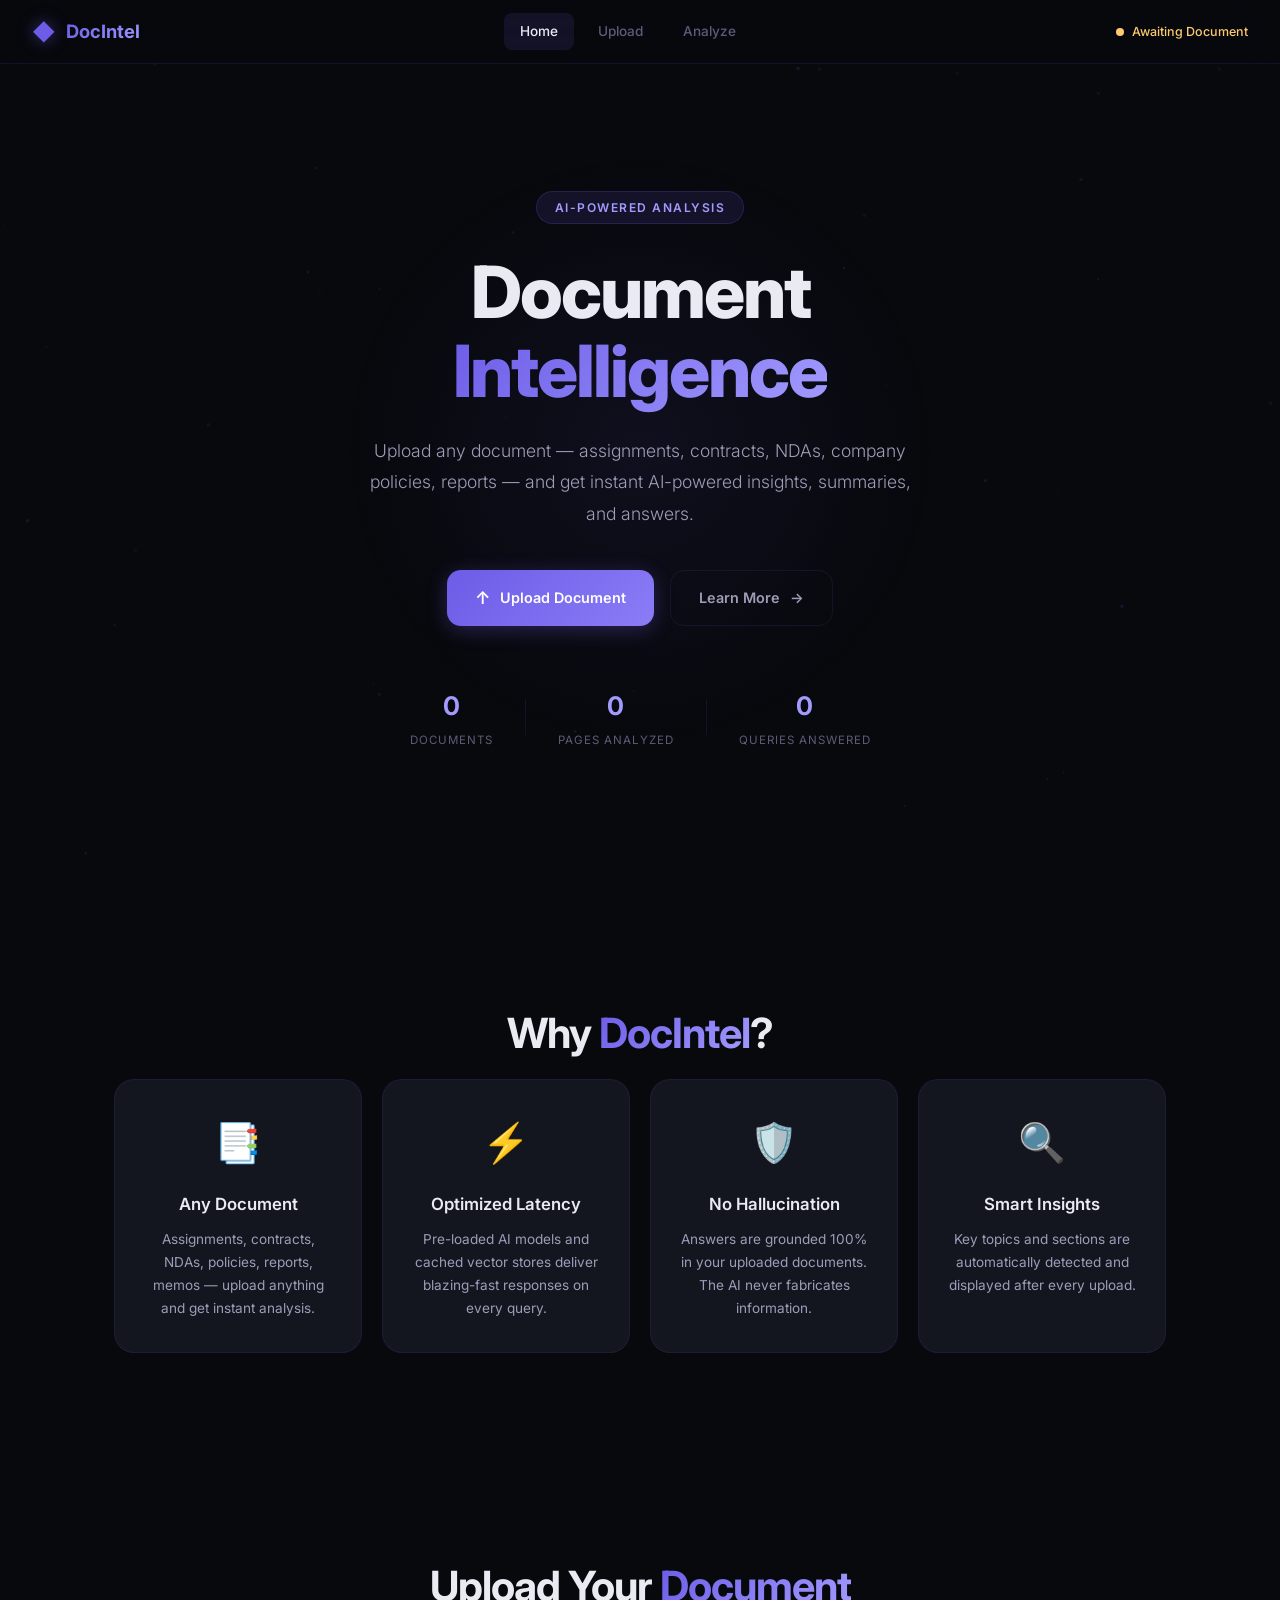
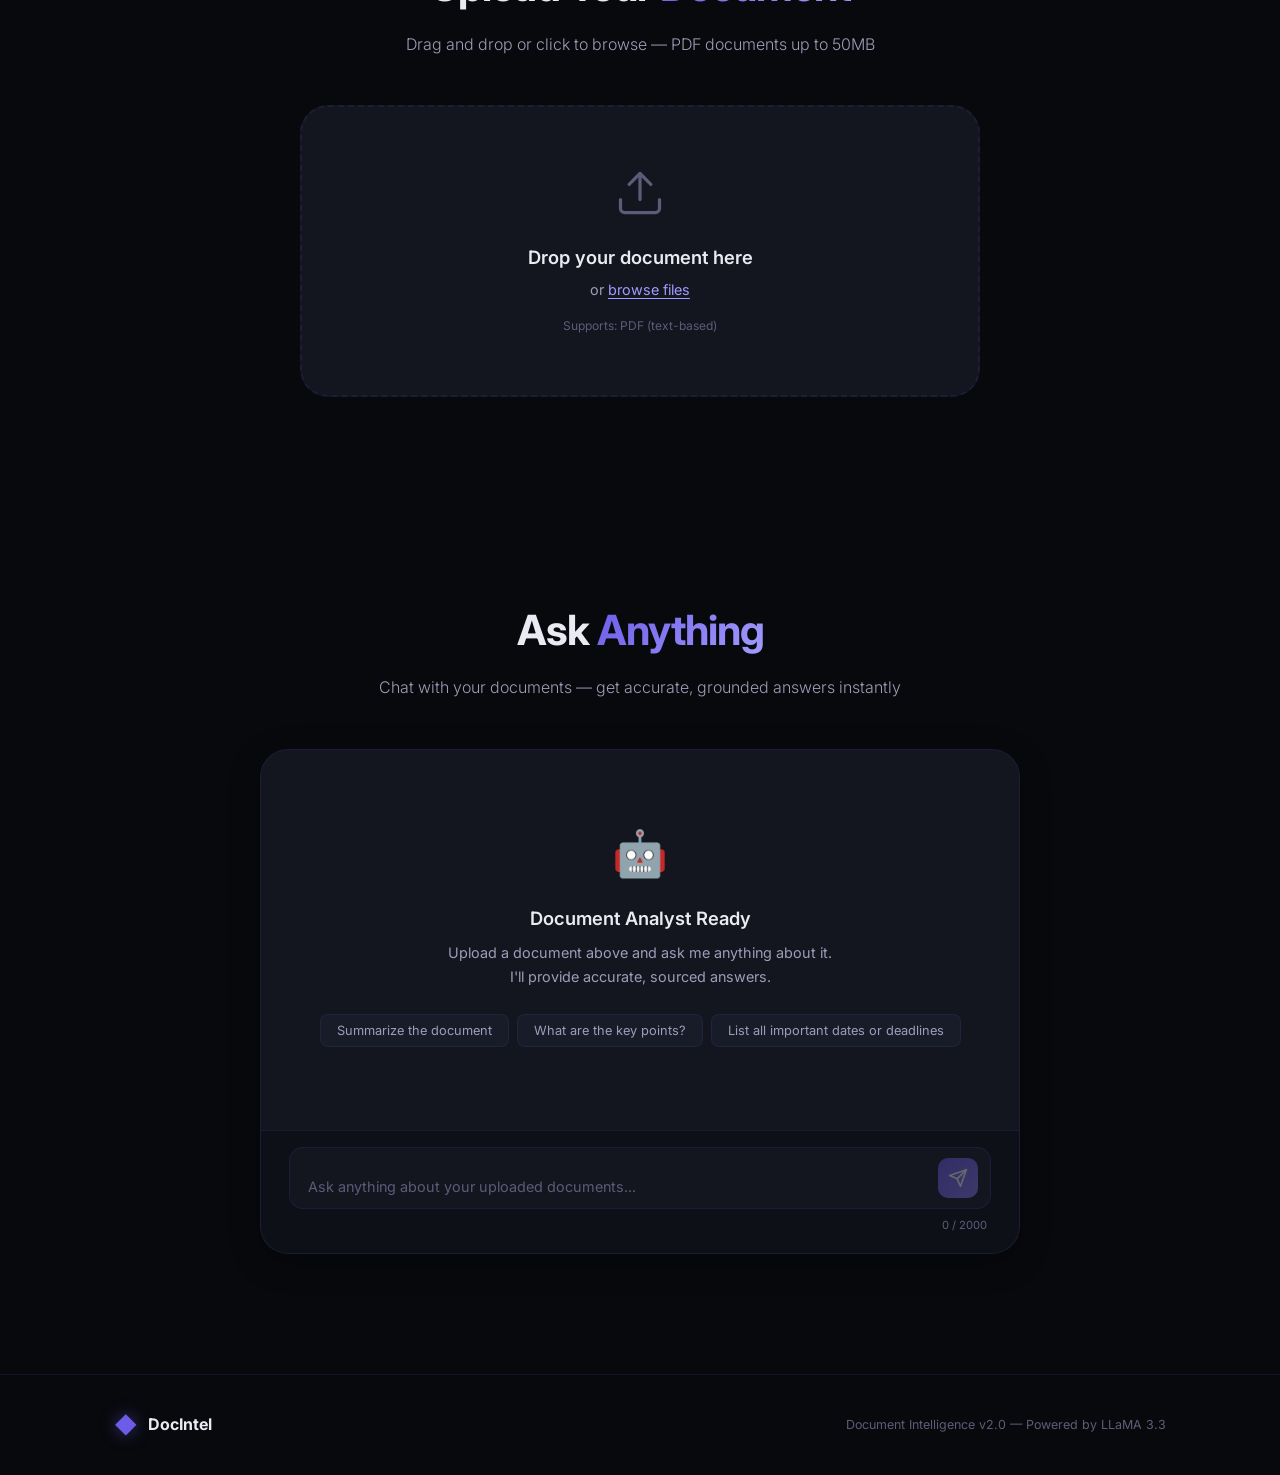
<file: static/index.html>
<!DOCTYPE html>
<html lang="en">
<head>
    <meta charset="UTF-8">
    <meta name="viewport" content="width=device-width, initial-scale=1.0">
    <title>Document Intelligence — AI-Powered Document Analyzer</title>
    <meta name="description" content="Upload any document — assignments, contracts, NDAs, policies — and get instant AI-powered analysis and answers.">
    <link rel="preconnect" href="https://fonts.googleapis.com">
    <link rel="preconnect" href="https://fonts.gstatic.com" crossorigin>
    <link href="https://fonts.googleapis.com/css2?family=Inter:wght@300;400;500;600;700;800&display=swap" rel="stylesheet">
    <link rel="icon" href="data:image/svg+xml,<svg xmlns='http://www.w3.org/2000/svg' viewBox='0 0 100 100'><text y='.9em' font-size='90'>🔍</text></svg>">
    <link rel="stylesheet" href="./style.css">
</head>
<body>
    <!-- ═══════════════ Background Particles ═══════════════ -->
    <canvas id="particles-canvas"></canvas>

    <!-- ═══════════════ Navigation ═══════════════ -->
    <nav class="navbar" id="navbar">
        <div class="nav-brand">
            <span class="nav-logo">◆</span>
            <span class="nav-title">DocIntel</span>
        </div>
        <div class="nav-links">
            <a href="#hero" class="nav-link active">Home</a>
            <a href="#upload-section" class="nav-link">Upload</a>
            <a href="#chat-section" class="nav-link">Analyze</a>
        </div>
        <div class="nav-status" id="nav-status">
            <span class="status-dot" id="status-dot"></span>
            <span class="status-text" id="status-text">Initializing...</span>
        </div>
    </nav>

    <!-- ═══════════════ Hero Section ═══════════════ -->
    <section class="hero" id="hero">
        <div class="hero-content reveal">
            <div class="hero-badge">AI-Powered Analysis</div>
            <h1 class="hero-title">
                Document<br>
                <span class="gradient-text">Intelligence</span>
            </h1>
            <p class="hero-subtitle">
                Upload any document — assignments, contracts, NDAs, company policies, 
                reports — and get instant AI-powered insights, summaries, and answers.
            </p>
            <div class="hero-actions">
                <a href="#upload-section" class="btn btn-primary">
                    <span class="btn-icon">↑</span>
                    Upload Document
                </a>
                <a href="#features" class="btn btn-ghost">
                    Learn More
                    <span class="btn-arrow">→</span>
                </a>
            </div>
            <div class="hero-stats">
                <div class="hero-stat">
                    <span class="hero-stat-number" id="stat-docs">0</span>
                    <span class="hero-stat-label">Documents</span>
                </div>
                <div class="hero-stat-divider"></div>
                <div class="hero-stat">
                    <span class="hero-stat-number" id="stat-pages">0</span>
                    <span class="hero-stat-label">Pages Analyzed</span>
                </div>
                <div class="hero-stat-divider"></div>
                <div class="hero-stat">
                    <span class="hero-stat-number" id="stat-queries">0</span>
                    <span class="hero-stat-label">Queries Answered</span>
                </div>
            </div>
        </div>
        <div class="hero-glow"></div>
    </section>

    <!-- ═══════════════ Features Section ═══════════════ -->
    <section class="features" id="features">
        <div class="container">
            <h2 class="section-title reveal">
                Why <span class="gradient-text">DocIntel</span>?
            </h2>
            <div class="features-grid">
                <div class="feature-card reveal" style="--delay: 0.1s">
                    <div class="feature-icon">📑</div>
                    <h3>Any Document</h3>
                    <p>Assignments, contracts, NDAs, policies, reports, memos — upload anything and get instant analysis.</p>
                </div>
                <div class="feature-card reveal" style="--delay: 0.2s">
                    <div class="feature-icon">⚡</div>
                    <h3>Optimized Latency</h3>
                    <p>Pre-loaded AI models and cached vector stores deliver blazing-fast responses on every query.</p>
                </div>
                <div class="feature-card reveal" style="--delay: 0.3s">
                    <div class="feature-icon">🛡️</div>
                    <h3>No Hallucination</h3>
                    <p>Answers are grounded 100% in your uploaded documents. The AI never fabricates information.</p>
                </div>
                <div class="feature-card reveal" style="--delay: 0.4s">
                    <div class="feature-icon">🔍</div>
                    <h3>Smart Insights</h3>
                    <p>Key topics and sections are automatically detected and displayed after every upload.</p>
                </div>
            </div>
        </div>
    </section>

    <!-- ═══════════════ Upload Section ═══════════════ -->
    <section class="upload-section" id="upload-section">
        <div class="container">
            <h2 class="section-title reveal">
                Upload Your <span class="gradient-text">Document</span>
            </h2>
            <p class="section-subtitle reveal">Drag and drop or click to browse — PDF documents up to 50MB</p>

            <div class="upload-area reveal" id="upload-area">
                <div class="upload-dropzone" id="dropzone">
                    <input type="file" id="file-input" accept=".pdf" hidden>
                    <div class="dropzone-content" id="dropzone-content">
                        <div class="dropzone-icon">
                            <svg width="52" height="52" viewBox="0 0 24 24" fill="none" stroke="currentColor" stroke-width="1.5" stroke-linecap="round" stroke-linejoin="round">
                                <path d="M21 15v4a2 2 0 0 1-2 2H5a2 2 0 0 1-2-2v-4"/>
                                <polyline points="17 8 12 3 7 8"/>
                                <line x1="12" y1="3" x2="12" y2="15"/>
                            </svg>
                        </div>
                        <h3 class="dropzone-title">Drop your document here</h3>
                        <p class="dropzone-subtitle">or <span class="dropzone-browse">browse files</span></p>
                        <p class="dropzone-formats">Supports: PDF (text-based)</p>
                    </div>
                    <!-- Processing state -->
                    <div class="upload-progress" id="upload-progress" style="display: none;">
                        <div class="progress-spinner"></div>
                        <p class="progress-text" id="progress-text">Analyzing document...</p>
                        <div class="progress-bar-container">
                            <div class="progress-bar" id="progress-bar"></div>
                        </div>
                    </div>
                </div>
            </div>

            <!-- Insights Panel (appears after upload) -->
            <div class="insights-panel" id="insights-panel" style="display: none;">
                <div class="insights-header">
                    <h3>📊 Document Analysis Complete</h3>
                    <div class="insights-meta" id="insights-meta"></div>
                </div>
                <div class="insights-grid" id="insights-grid"></div>
            </div>
        </div>
    </section>

    <!-- ═══════════════ Chat Section ═══════════════ -->
    <section class="chat-section" id="chat-section">
        <div class="container">
            <h2 class="section-title reveal">
                Ask <span class="gradient-text">Anything</span>
            </h2>
            <p class="section-subtitle reveal">Chat with your documents — get accurate, grounded answers instantly</p>

            <div class="chat-container reveal">
                <div class="chat-messages" id="chat-messages">
                    <!-- Welcome message -->
                    <div class="chat-welcome" id="chat-welcome">
                        <div class="welcome-icon">🤖</div>
                        <h3>Document Analyst Ready</h3>
                        <p>Upload a document above and ask me anything about it.<br>I'll provide accurate, sourced answers.</p>
                        <div class="welcome-suggestions" id="welcome-suggestions">
                            <button class="suggestion-chip" onclick="askSuggestion(this)">Summarize the document</button>
                            <button class="suggestion-chip" onclick="askSuggestion(this)">What are the key points?</button>
                            <button class="suggestion-chip" onclick="askSuggestion(this)">List all important dates or deadlines</button>
                        </div>
                    </div>
                </div>

                <div class="chat-input-area">
                    <div class="chat-input-wrapper" id="chat-input-wrapper">
                        <textarea 
                            id="chat-input" 
                            placeholder="Ask anything about your uploaded documents..."
                            rows="1"
                            maxlength="2000"
                        ></textarea>
                        <button class="send-btn" id="send-btn" onclick="sendMessage()" disabled>
                            <svg width="20" height="20" viewBox="0 0 24 24" fill="none" stroke="currentColor" stroke-width="2" stroke-linecap="round" stroke-linejoin="round">
                                <line x1="22" y1="2" x2="11" y2="13"/>
                                <polygon points="22 2 15 22 11 13 2 9 22 2"/>
                            </svg>
                        </button>
                    </div>
                    <div class="chat-footer">
                        <span class="response-time" id="response-time"></span>
                        <span class="char-count" id="char-count">0 / 2000</span>
                    </div>
                </div>
            </div>
        </div>
    </section>

    <!-- ═══════════════ Footer ═══════════════ -->
    <footer class="footer">
        <div class="container">
            <div class="footer-content">
                <div class="footer-brand">
                    <span class="nav-logo">◆</span>
                    <span>DocIntel</span>
                </div>
                <p class="footer-text">Document Intelligence v2.0 — Powered by LLaMA 3.3</p>
            </div>
        </div>
    </footer>

    <script src="./script.js"></script>
</body>
</html>
</file>
<file: static/style.css>
/* ══════════════════════════════════════════════════════════════
   Document Intelligence — Premium Dark Theme
   ══════════════════════════════════════════════════════════════ */

/* ── Reset & Variables ── */
*, *::before, *::after {
    margin: 0;
    padding: 0;
    box-sizing: border-box;
}

:root {
    --bg-primary: #08090d;
    --bg-secondary: #0e1018;
    --bg-card: #13151f;
    --bg-card-hover: #1a1d2e;
    --bg-elevated: #181b28;
    --accent-1: #6c5ce7;
    --accent-2: #a29bfe;
    --accent-3: #00cec9;
    --accent-glow: rgba(108, 92, 231, 0.12);
    --accent-glow-strong: rgba(108, 92, 231, 0.25);
    --text-primary: #eaeaf2;
    --text-secondary: #9d9db8;
    --text-muted: #5c5c78;
    --border: rgba(108, 92, 231, 0.12);
    --border-hover: rgba(108, 92, 231, 0.3);
    --success: #00cec9;
    --success-bg: rgba(0, 206, 201, 0.08);
    --warning: #fdcb6e;
    --danger: #ff6b6b;
    --radius-sm: 8px;
    --radius-md: 14px;
    --radius-lg: 20px;
    --radius-xl: 28px;
    --shadow-sm: 0 2px 8px rgba(0,0,0,0.2);
    --shadow-md: 0 8px 32px rgba(0,0,0,0.3);
    --shadow-lg: 0 16px 64px rgba(0,0,0,0.4);
    --transition: 0.3s cubic-bezier(0.4, 0, 0.2, 1);
    --transition-slow: 0.6s cubic-bezier(0.4, 0, 0.2, 1);
}

html {
    scroll-behavior: smooth;
    -webkit-font-smoothing: antialiased;
    -moz-osx-font-smoothing: grayscale;
}

body {
    font-family: 'Inter', -apple-system, BlinkMacSystemFont, sans-serif;
    background: var(--bg-primary);
    color: var(--text-primary);
    line-height: 1.6;
    overflow-x: hidden;
}

.container {
    max-width: 1100px;
    margin: 0 auto;
    padding: 0 24px;
}


/* ══════════════ Particles Canvas ══════════════ */
#particles-canvas {
    position: fixed;
    top: 0;
    left: 0;
    width: 100%;
    height: 100%;
    z-index: 0;
    pointer-events: none;
    opacity: 0.4;
}


/* ══════════════ Navbar ══════════════ */
.navbar {
    position: fixed;
    top: 0;
    left: 0;
    right: 0;
    z-index: 1000;
    display: flex;
    align-items: center;
    justify-content: space-between;
    padding: 0 32px;
    height: 64px;
    background: rgba(8, 9, 13, 0.6);
    backdrop-filter: blur(20px) saturate(180%);
    -webkit-backdrop-filter: blur(20px) saturate(180%);
    border-bottom: 1px solid var(--border);
    transition: var(--transition);
}
.navbar.scrolled {
    background: rgba(8, 9, 13, 0.92);
    box-shadow: var(--shadow-sm);
}

.nav-brand {
    display: flex;
    align-items: center;
    gap: 10px;
    font-weight: 700;
    font-size: 1.15rem;
}
.nav-logo {
    color: var(--accent-1);
    font-size: 1.4rem;
    filter: drop-shadow(0 0 8px rgba(108, 92, 231, 0.5));
}
.nav-title {
    background: linear-gradient(135deg, var(--accent-1), var(--accent-2));
    -webkit-background-clip: text;
    -webkit-text-fill-color: transparent;
}

.nav-links {
    display: flex;
    gap: 8px;
}
.nav-link {
    color: var(--text-muted);
    text-decoration: none;
    font-size: 0.85rem;
    font-weight: 500;
    padding: 8px 16px;
    border-radius: var(--radius-sm);
    transition: var(--transition);
}
.nav-link:hover, .nav-link.active {
    color: var(--text-primary);
    background: var(--accent-glow);
}

.nav-status {
    display: flex;
    align-items: center;
    gap: 8px;
    font-size: 0.78rem;
    font-weight: 500;
    color: var(--text-muted);
}
.status-dot {
    width: 8px;
    height: 8px;
    border-radius: 50%;
    background: var(--warning);
    transition: var(--transition);
}
.status-dot.ready {
    background: var(--success);
    box-shadow: 0 0 8px rgba(0, 206, 201, 0.5);
    animation: pulse-dot 2s infinite;
}
@keyframes pulse-dot {
    0%, 100% { opacity: 1; }
    50% { opacity: 0.5; }
}


/* ══════════════ Reveal Animations ══════════════ */
.reveal {
    opacity: 0;
    transform: translateY(40px);
    transition: opacity 0.8s cubic-bezier(0.4, 0, 0.2, 1),
                transform 0.8s cubic-bezier(0.4, 0, 0.2, 1);
    transition-delay: var(--delay, 0s);
}
.reveal.visible {
    opacity: 1;
    transform: translateY(0);
}


/* ══════════════ Hero ══════════════ */
.hero {
    position: relative;
    min-height: 100vh;
    display: flex;
    align-items: center;
    justify-content: center;
    padding: 120px 24px 80px;
    overflow: hidden;
}
.hero-content {
    text-align: center;
    position: relative;
    z-index: 1;
    max-width: 720px;
}
.hero-badge {
    display: inline-block;
    padding: 6px 18px;
    border-radius: 50px;
    font-size: 0.75rem;
    font-weight: 600;
    letter-spacing: 1.5px;
    text-transform: uppercase;
    color: var(--accent-2);
    background: var(--accent-glow);
    border: 1px solid rgba(108, 92, 231, 0.2);
    margin-bottom: 28px;
    animation: badge-glow 3s ease-in-out infinite alternate;
}
@keyframes badge-glow {
    from { box-shadow: 0 0 15px rgba(108, 92, 231, 0.1); }
    to { box-shadow: 0 0 30px rgba(108, 92, 231, 0.25); }
}

.hero-title {
    font-size: clamp(2.8rem, 6vw, 4.5rem);
    font-weight: 800;
    line-height: 1.1;
    letter-spacing: -2px;
    margin-bottom: 24px;
}
.gradient-text {
    background: linear-gradient(135deg, var(--accent-1), var(--accent-2), var(--accent-3));
    background-size: 200% 200%;
    -webkit-background-clip: text;
    -webkit-text-fill-color: transparent;
    animation: gradient-shift 4s ease-in-out infinite;
}
@keyframes gradient-shift {
    0%, 100% { background-position: 0% 50%; }
    50% { background-position: 100% 50%; }
}

.hero-subtitle {
    font-size: 1.1rem;
    color: var(--text-secondary);
    max-width: 560px;
    margin: 0 auto 40px;
    line-height: 1.8;
    font-weight: 300;
}

.hero-actions {
    display: flex;
    gap: 16px;
    justify-content: center;
    flex-wrap: wrap;
    margin-bottom: 60px;
}

.hero-glow {
    position: absolute;
    width: 600px;
    height: 600px;
    background: radial-gradient(circle, rgba(108, 92, 231, 0.08), transparent 70%);
    top: 50%;
    left: 50%;
    transform: translate(-50%, -50%);
    pointer-events: none;
    animation: glow-breathe 6s ease-in-out infinite;
}
@keyframes glow-breathe {
    0%, 100% { opacity: 0.5; transform: translate(-50%, -50%) scale(1); }
    50% { opacity: 1; transform: translate(-50%, -50%) scale(1.15); }
}

/* Hero stats */
.hero-stats {
    display: flex;
    align-items: center;
    justify-content: center;
    gap: 32px;
}
.hero-stat {
    display: flex;
    flex-direction: column;
    align-items: center;
}
.hero-stat-number {
    font-size: 1.6rem;
    font-weight: 700;
    color: var(--accent-2);
}
.hero-stat-label {
    font-size: 0.72rem;
    color: var(--text-muted);
    text-transform: uppercase;
    letter-spacing: 1px;
    margin-top: 4px;
}
.hero-stat-divider {
    width: 1px;
    height: 36px;
    background: var(--border);
}


/* ══════════════ Buttons ══════════════ */
.btn {
    display: inline-flex;
    align-items: center;
    gap: 10px;
    padding: 14px 28px;
    border-radius: var(--radius-md);
    font-family: inherit;
    font-size: 0.9rem;
    font-weight: 600;
    text-decoration: none;
    cursor: pointer;
    border: none;
    transition: var(--transition);
    position: relative;
    overflow: hidden;
}
.btn-primary {
    background: linear-gradient(135deg, var(--accent-1), #8b7cf7);
    color: white;
    box-shadow: 0 4px 20px rgba(108, 92, 231, 0.3);
}
.btn-primary:hover {
    transform: translateY(-2px);
    box-shadow: 0 8px 30px rgba(108, 92, 231, 0.5);
}
.btn-primary:active { transform: translateY(0); }

.btn-ghost {
    background: transparent;
    color: var(--text-secondary);
    border: 1px solid var(--border);
}
.btn-ghost:hover {
    color: var(--text-primary);
    border-color: var(--border-hover);
    background: var(--accent-glow);
}
.btn-icon { font-size: 1.1rem; }
.btn-arrow {
    transition: transform 0.3s ease;
}
.btn-ghost:hover .btn-arrow {
    transform: translateX(4px);
}


/* ══════════════ Section Titles ══════════════ */
.section-title {
    text-align: center;
    font-size: clamp(1.8rem, 4vw, 2.6rem);
    font-weight: 700;
    letter-spacing: -1px;
    margin-bottom: 12px;
}
.section-subtitle {
    text-align: center;
    color: var(--text-secondary);
    font-size: 1rem;
    font-weight: 300;
    margin-bottom: 48px;
}


/* ══════════════ Features ══════════════ */
.features {
    padding: 100px 24px;
    position: relative;
    z-index: 1;
}
.features-grid {
    display: grid;
    grid-template-columns: repeat(auto-fit, minmax(240px, 1fr));
    gap: 20px;
}
.feature-card {
    background: var(--bg-card);
    border: 1px solid var(--border);
    border-radius: var(--radius-lg);
    padding: 32px 28px;
    text-align: center;
    transition: var(--transition);
    position: relative;
    overflow: hidden;
}
.feature-card::before {
    content: '';
    position: absolute;
    top: 0;
    left: 50%;
    transform: translateX(-50%);
    width: 60%;
    height: 2px;
    background: linear-gradient(90deg, transparent, var(--accent-1), transparent);
    opacity: 0;
    transition: var(--transition);
}
.feature-card:hover {
    transform: translateY(-6px);
    border-color: var(--border-hover);
    box-shadow: 0 12px 40px rgba(108, 92, 231, 0.12);
}
.feature-card:hover::before { opacity: 1; }

.feature-icon {
    font-size: 2.4rem;
    margin-bottom: 18px;
    display: block;
}
.feature-card h3 {
    font-size: 1.05rem;
    font-weight: 600;
    margin-bottom: 10px;
}
.feature-card p {
    color: var(--text-secondary);
    font-size: 0.85rem;
    line-height: 1.7;
}


/* ══════════════ Upload Section ══════════════ */
.upload-section {
    padding: 100px 24px;
    position: relative;
    z-index: 1;
}

.upload-area {
    max-width: 680px;
    margin: 0 auto;
}

.upload-dropzone {
    border: 2px dashed var(--border);
    border-radius: var(--radius-xl);
    padding: 60px 40px;
    text-align: center;
    cursor: pointer;
    transition: var(--transition);
    position: relative;
    background: var(--bg-card);
    overflow: hidden;
}
.upload-dropzone::before {
    content: '';
    position: absolute;
    inset: 0;
    border-radius: inherit;
    background: linear-gradient(135deg, rgba(108,92,231,0.03), rgba(0,206,201,0.03));
    opacity: 0;
    transition: var(--transition);
}
.upload-dropzone:hover, .upload-dropzone.drag-over {
    border-color: var(--accent-1);
    background: var(--bg-card-hover);
    transform: scale(1.01);
}
.upload-dropzone:hover::before, .upload-dropzone.drag-over::before {
    opacity: 1;
}
.upload-dropzone.drag-over {
    border-style: solid;
    box-shadow: 0 0 40px rgba(108, 92, 231, 0.15);
}

.dropzone-content {
    position: relative;
    z-index: 1;
}
.dropzone-icon {
    color: var(--text-muted);
    margin-bottom: 16px;
    transition: var(--transition);
}
.upload-dropzone:hover .dropzone-icon {
    color: var(--accent-2);
    transform: translateY(-4px);
}
.dropzone-title {
    font-size: 1.15rem;
    font-weight: 600;
    margin-bottom: 6px;
}
.dropzone-subtitle {
    color: var(--text-secondary);
    font-size: 0.9rem;
}
.dropzone-browse {
    color: var(--accent-2);
    cursor: pointer;
    text-decoration: underline;
    text-underline-offset: 3px;
}
.dropzone-formats {
    color: var(--text-muted);
    font-size: 0.75rem;
    margin-top: 14px;
}

/* Upload progress */
.upload-progress {
    position: relative;
    z-index: 1;
}
.progress-spinner {
    width: 48px;
    height: 48px;
    border: 3px solid var(--border);
    border-top-color: var(--accent-1);
    border-radius: 50%;
    margin: 0 auto 18px;
    animation: spin 0.8s linear infinite;
}
@keyframes spin { to { transform: rotate(360deg); } }

.progress-text {
    font-size: 0.95rem;
    font-weight: 500;
    color: var(--text-secondary);
    margin-bottom: 18px;
}
.progress-bar-container {
    width: 240px;
    height: 4px;
    background: var(--bg-primary);
    border-radius: 4px;
    margin: 0 auto;
    overflow: hidden;
}
.progress-bar {
    height: 100%;
    width: 0%;
    background: linear-gradient(90deg, var(--accent-1), var(--accent-3));
    border-radius: 4px;
    transition: width 0.3s ease;
}


/* ══════════════ Insights Panel ══════════════ */
.insights-panel {
    max-width: 680px;
    margin: 32px auto 0;
    background: var(--bg-card);
    border: 1px solid var(--border);
    border-radius: var(--radius-lg);
    padding: 28px;
    animation: slide-up 0.5s cubic-bezier(0.4, 0, 0.2, 1);
}
@keyframes slide-up {
    from { opacity: 0; transform: translateY(20px); }
    to { opacity: 1; transform: translateY(0); }
}

.insights-header {
    display: flex;
    align-items: center;
    justify-content: space-between;
    margin-bottom: 20px;
    flex-wrap: wrap;
    gap: 12px;
}
.insights-header h3 {
    font-size: 1rem;
    font-weight: 600;
}
.insights-meta {
    display: flex;
    gap: 16px;
    font-size: 0.78rem;
    color: var(--text-muted);
}
.insights-meta span {
    padding: 4px 12px;
    background: var(--bg-primary);
    border-radius: var(--radius-sm);
    border: 1px solid var(--border);
}

.insights-grid {
    display: grid;
    grid-template-columns: repeat(auto-fill, minmax(200px, 1fr));
    gap: 10px;
}
.insight-chip {
    display: flex;
    align-items: center;
    gap: 8px;
    padding: 12px 16px;
    background: var(--bg-elevated);
    border: 1px solid var(--border);
    border-radius: var(--radius-md);
    font-size: 0.84rem;
    color: var(--text-primary);
    transition: var(--transition);
    animation: chip-in 0.4s cubic-bezier(0.4, 0, 0.2, 1);
    animation-fill-mode: both;
}
.insight-chip:nth-child(1) { animation-delay: 0.05s; }
.insight-chip:nth-child(2) { animation-delay: 0.1s; }
.insight-chip:nth-child(3) { animation-delay: 0.15s; }
.insight-chip:nth-child(4) { animation-delay: 0.2s; }
.insight-chip:nth-child(5) { animation-delay: 0.25s; }
.insight-chip:nth-child(6) { animation-delay: 0.3s; }
@keyframes chip-in {
    from { opacity: 0; transform: scale(0.9) translateY(8px); }
    to { opacity: 1; transform: scale(1) translateY(0); }
}
.insight-chip:hover {
    border-color: var(--accent-1);
    background: var(--accent-glow);
}


/* ══════════════ Chat Section ══════════════ */
.chat-section {
    padding: 100px 24px 120px;
    position: relative;
    z-index: 1;
}

.chat-container {
    max-width: 760px;
    margin: 0 auto;
    background: var(--bg-card);
    border: 1px solid var(--border);
    border-radius: var(--radius-xl);
    overflow: hidden;
    box-shadow: var(--shadow-md);
}

.chat-messages {
    min-height: 380px;
    max-height: 500px;
    overflow-y: auto;
    padding: 28px 28px 12px;
    scroll-behavior: smooth;
}
.chat-messages::-webkit-scrollbar { width: 4px; }
.chat-messages::-webkit-scrollbar-track { background: transparent; }
.chat-messages::-webkit-scrollbar-thumb {
    background: var(--border);
    border-radius: 4px;
}

/* Welcome */
.chat-welcome {
    text-align: center;
    padding: 40px 20px;
}
.welcome-icon { font-size: 2.8rem; margin-bottom: 14px; }
.chat-welcome h3 {
    font-size: 1.15rem;
    font-weight: 600;
    margin-bottom: 8px;
}
.chat-welcome p {
    color: var(--text-secondary);
    font-size: 0.9rem;
    line-height: 1.7;
    margin-bottom: 24px;
}
.welcome-suggestions {
    display: flex;
    flex-wrap: wrap;
    justify-content: center;
    gap: 8px;
}
.suggestion-chip {
    padding: 8px 16px;
    border-radius: var(--radius-sm);
    background: var(--bg-elevated);
    border: 1px solid var(--border);
    color: var(--text-secondary);
    font-family: inherit;
    font-size: 0.8rem;
    cursor: pointer;
    transition: var(--transition);
}
.suggestion-chip:hover {
    color: var(--accent-2);
    border-color: var(--accent-1);
    background: var(--accent-glow);
}

/* Messages */
.msg {
    margin-bottom: 18px;
    animation: msg-in 0.4s cubic-bezier(0.4, 0, 0.2, 1);
}
@keyframes msg-in {
    from { opacity: 0; transform: translateY(12px); }
    to { opacity: 1; transform: translateY(0); }
}
.msg-header {
    display: flex;
    align-items: center;
    gap: 8px;
    margin-bottom: 8px;
}
.msg-avatar {
    width: 28px;
    height: 28px;
    border-radius: 50%;
    display: flex;
    align-items: center;
    justify-content: center;
    font-size: 0.8rem;
    flex-shrink: 0;
}
.msg-avatar.user-avatar {
    background: linear-gradient(135deg, var(--accent-1), var(--accent-2));
}
.msg-avatar.ai-avatar {
    background: linear-gradient(135deg, var(--accent-3), #00b894);
}
.msg-role {
    font-size: 0.72rem;
    font-weight: 600;
    text-transform: uppercase;
    letter-spacing: 1px;
}
.msg-role.user-role { color: var(--accent-2); }
.msg-role.ai-role { color: var(--accent-3); }

.msg-body {
    padding: 16px 20px;
    border-radius: var(--radius-md);
    font-size: 0.9rem;
    line-height: 1.75;
}
.msg.user-msg .msg-body {
    background: linear-gradient(135deg, rgba(108,92,231,0.1), rgba(162,155,254,0.05));
    border: 1px solid rgba(108,92,231,0.15);
    margin-left: 36px;
}
.msg.ai-msg .msg-body {
    background: var(--bg-elevated);
    border: 1px solid var(--border);
    margin-left: 36px;
}

.msg-source {
    display: inline-flex;
    align-items: center;
    gap: 4px;
    margin-top: 8px;
    margin-left: 36px;
    padding: 4px 12px;
    border-radius: var(--radius-sm);
    background: var(--accent-glow);
    border: 1px solid var(--border);
    font-size: 0.72rem;
    color: var(--text-muted);
}
.msg-time {
    margin-left: auto;
    font-size: 0.68rem;
    color: var(--text-muted);
    padding: 3px 8px;
    background: var(--accent-glow);
    border-radius: var(--radius-sm);
}

/* Typing indicator */
.typing-indicator {
    display: flex;
    gap: 5px;
    padding: 16px 20px;
    margin-left: 36px;
}
.typing-indicator span {
    width: 8px;
    height: 8px;
    border-radius: 50%;
    background: var(--text-muted);
    animation: typing 1.2s infinite ease-in-out;
}
.typing-indicator span:nth-child(2) { animation-delay: 0.15s; }
.typing-indicator span:nth-child(3) { animation-delay: 0.3s; }
@keyframes typing {
    0%, 60%, 100% { transform: translateY(0); opacity: 0.4; }
    30% { transform: translateY(-8px); opacity: 1; }
}


/* Chat input */
.chat-input-area {
    padding: 16px 28px 18px;
    border-top: 1px solid var(--border);
    background: var(--bg-secondary);
}
.chat-input-wrapper {
    display: flex;
    align-items: flex-end;
    gap: 12px;
    background: var(--bg-card);
    border: 1px solid var(--border);
    border-radius: var(--radius-md);
    padding: 10px 12px 10px 18px;
    transition: var(--transition);
}
.chat-input-wrapper:focus-within {
    border-color: var(--accent-1);
    box-shadow: 0 0 0 3px var(--accent-glow);
}

#chat-input {
    flex: 1;
    background: none;
    border: none;
    outline: none;
    color: var(--text-primary);
    font-family: inherit;
    font-size: 0.9rem;
    line-height: 1.5;
    resize: none;
    max-height: 120px;
}
#chat-input::placeholder { color: var(--text-muted); }

.send-btn {
    width: 40px;
    height: 40px;
    border-radius: 10px;
    background: linear-gradient(135deg, var(--accent-1), #8b7cf7);
    border: none;
    color: white;
    cursor: pointer;
    display: flex;
    align-items: center;
    justify-content: center;
    transition: var(--transition);
    flex-shrink: 0;
}
.send-btn:hover:not(:disabled) {
    transform: scale(1.05);
    box-shadow: 0 4px 15px rgba(108, 92, 231, 0.4);
}
.send-btn:disabled {
    opacity: 0.35;
    cursor: not-allowed;
}

.chat-footer {
    display: flex;
    justify-content: space-between;
    align-items: center;
    margin-top: 8px;
    padding: 0 4px;
}
.response-time {
    font-size: 0.7rem;
    color: var(--accent-3);
    font-weight: 500;
}
.char-count {
    font-size: 0.7rem;
    color: var(--text-muted);
}


/* ══════════════ Footer ══════════════ */
.footer {
    position: relative;
    z-index: 1;
    padding: 32px 24px;
    border-top: 1px solid var(--border);
}
.footer-content {
    display: flex;
    align-items: center;
    justify-content: space-between;
}
.footer-brand {
    display: flex;
    align-items: center;
    gap: 10px;
    font-weight: 700;
    font-size: 1rem;
}
.footer-text {
    color: var(--text-muted);
    font-size: 0.78rem;
}


/* ══════════════ Responsive ══════════════ */
@media (max-width: 768px) {
    .navbar { padding: 0 16px; }
    .nav-links { display: none; }
    .hero { padding: 100px 16px 60px; }
    .hero-title { letter-spacing: -1px; }
    .hero-stats { gap: 16px; }
    .hero-stat-number { font-size: 1.2rem; }
    .features-grid { grid-template-columns: 1fr 1fr; }
    .upload-dropzone { padding: 40px 24px; }
    .chat-messages { padding: 16px; min-height: 300px; }
    .chat-input-area { padding: 12px 16px; }
    .insights-grid { grid-template-columns: 1fr; }
    .footer-content { flex-direction: column; gap: 8px; text-align: center; }
}
@media (max-width: 480px) {
    .features-grid { grid-template-columns: 1fr; }
    .hero-stats { flex-direction: column; gap: 10px; }
    .hero-stat-divider { display: none; }
}
</file>
